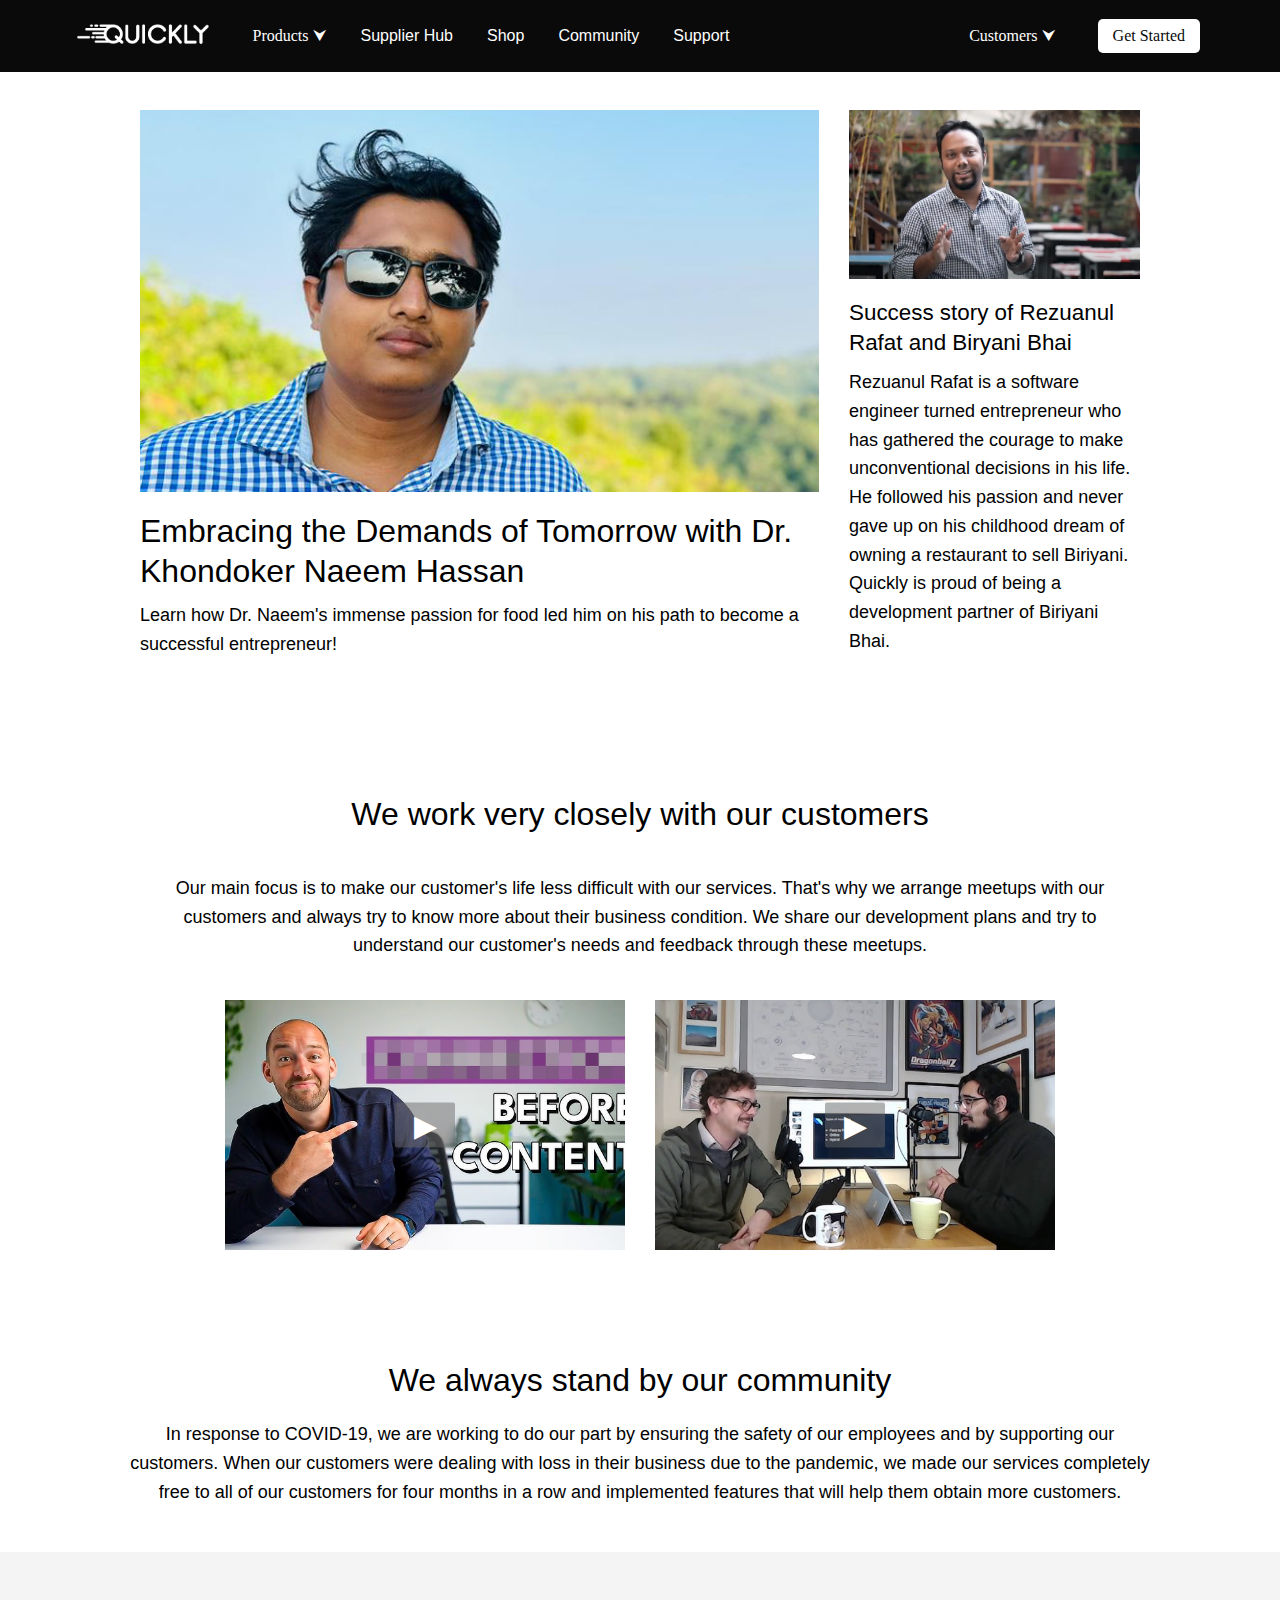
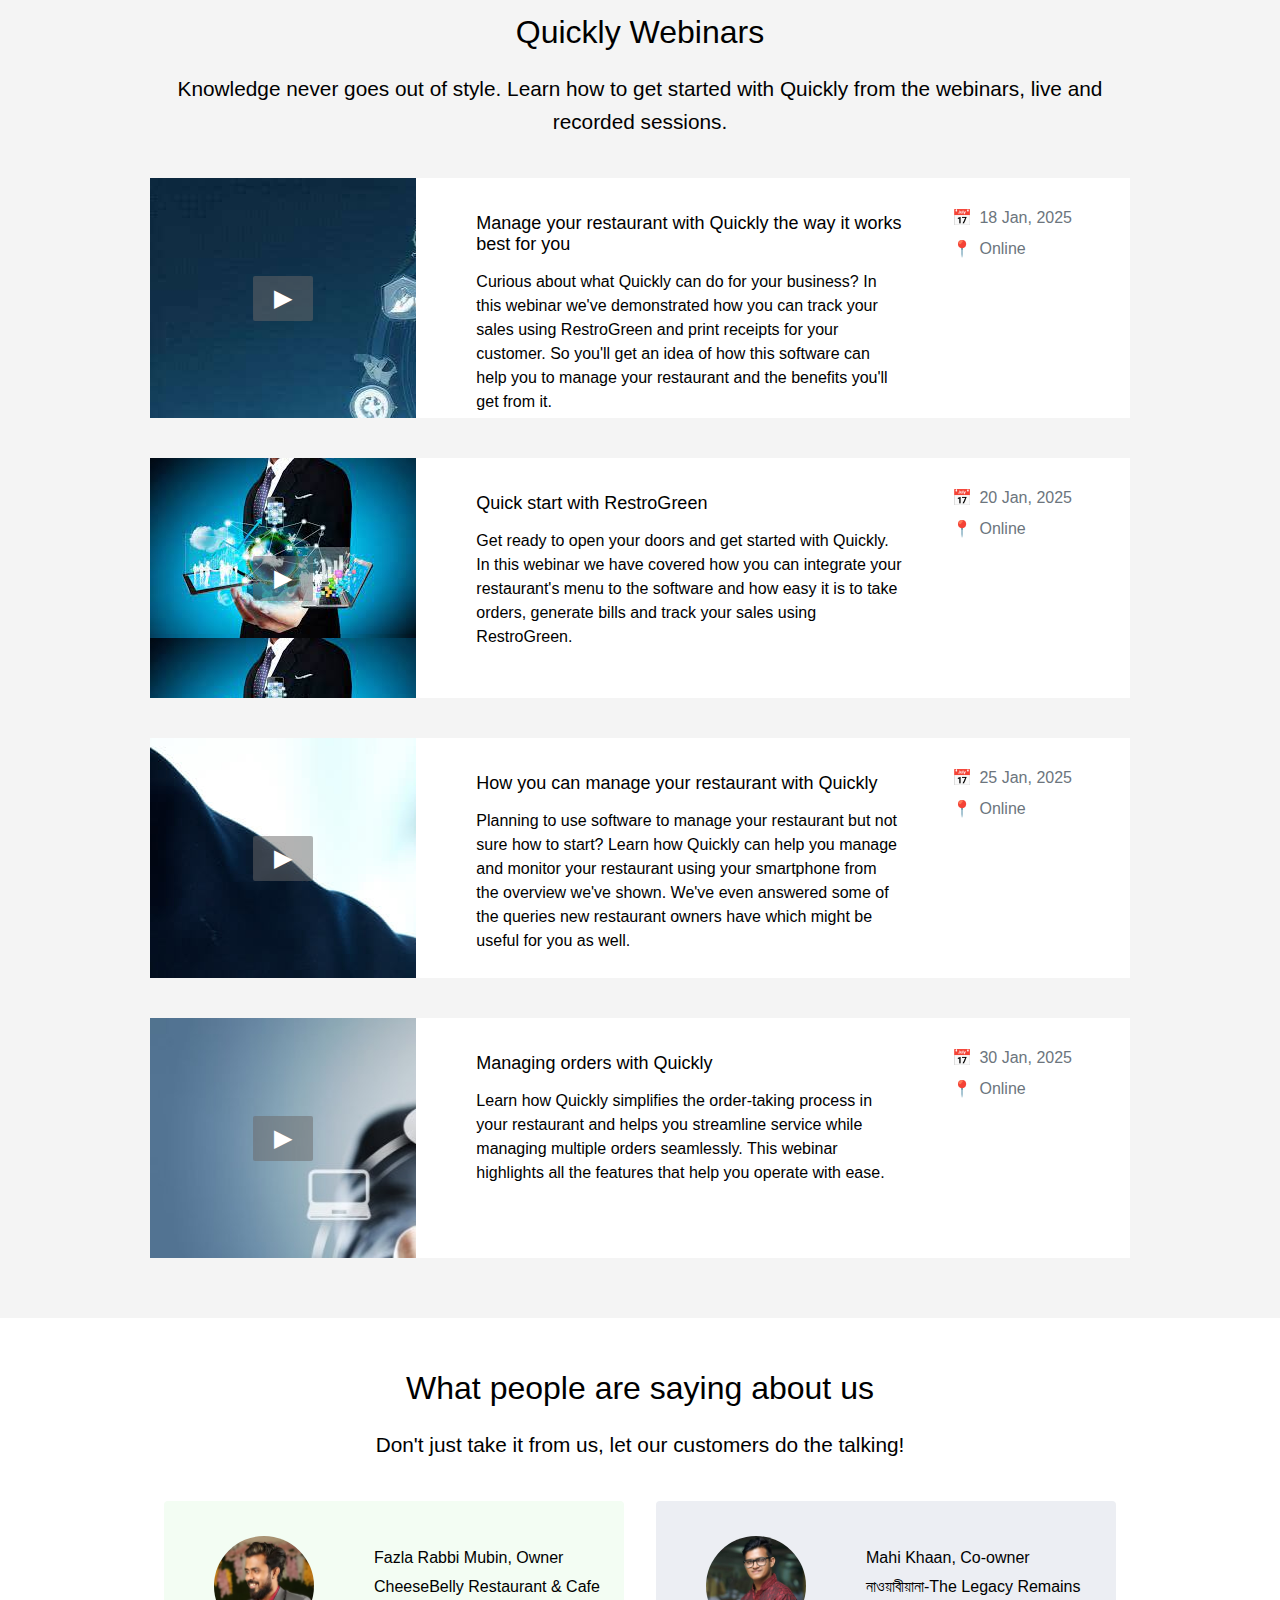
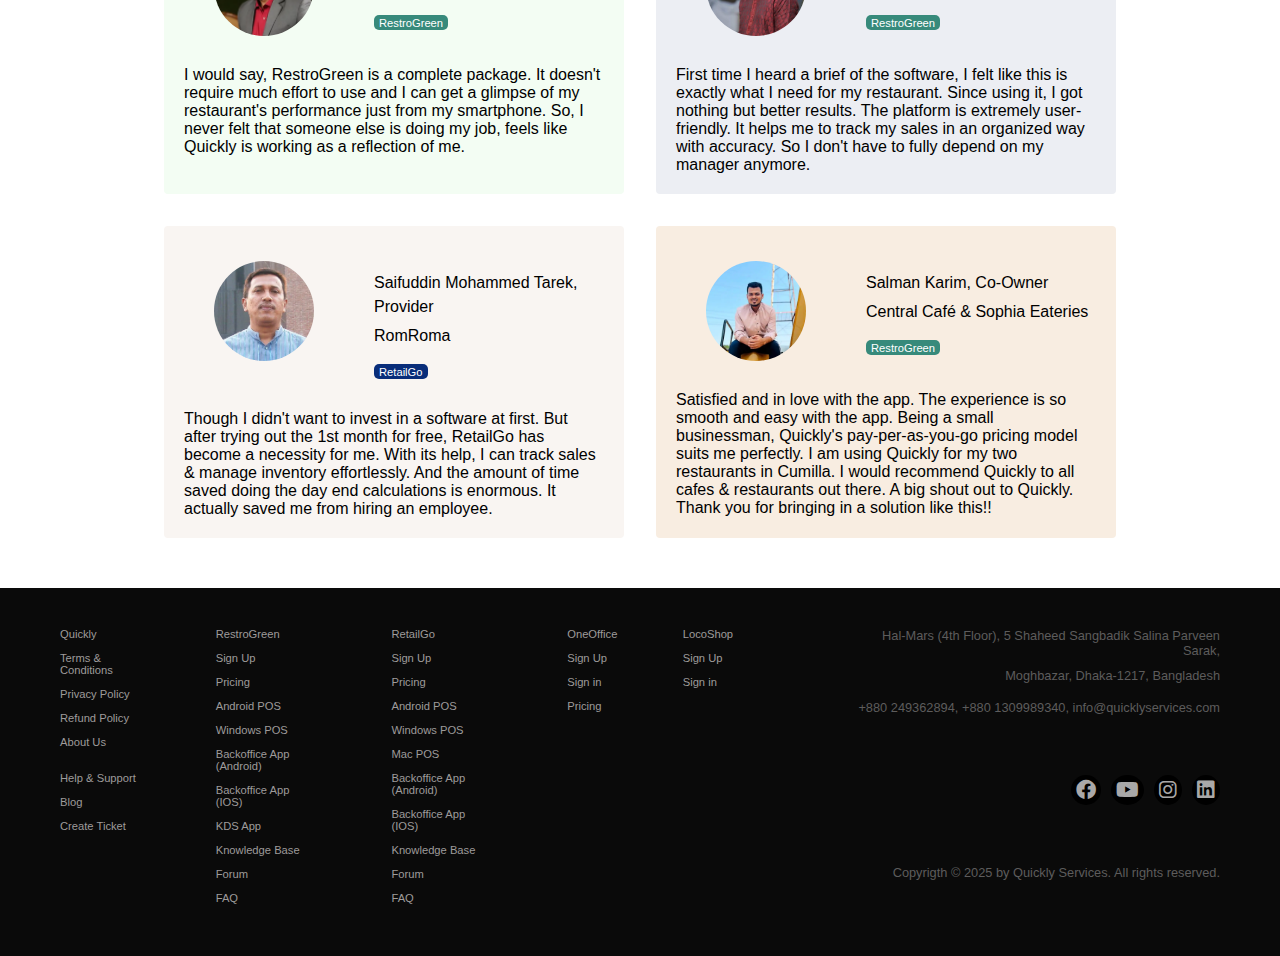
<file: community.html>
<!DOCTYPE html>
<html lang="en">
<head>
    <meta charset="UTF-8">
    <meta name="viewport" content="width=device-width, initial-scale=1.0">
    <title>Quickly Service | Effortless Business Management Software</title>
    <link rel="icon" href="images/quickly-tittle-image.png" type="images/x-icon">
    <link rel="stylesheet" href="style/navbar-style.css">
    <link rel="stylesheet" href="style/footer-style.css">
    <link rel="stylesheet" href="style/community.css">
    <link rel="stylesheet" href="https://cdnjs.cloudflare.com/ajax/libs/font-awesome/6.0.0-beta3/css/all.min.css">
</head>
<body>
    <!-- Navbar -->
    <nav>
        <ul>
            <li><a href="index.html"><img src="images/quickly-logo.png" alt="Quickly Logo"></a></li>
    
            <li class="dropdown">
                <label for="dropdown-products" class="dropdown-btn" style="font-size: 1rem;">Products</label>
                <input type="checkbox" id="dropdown-products" class="dropdown-checkbox">
                <ul class="dropdown-menu">
                    <li>
                        <img src="images/restrogreen.png" alt="">
                        <a href="https://quicklyservices.com/restrogreen">RestroGreen</a>
                    </li>
                    <li>
                        <img src="images/retailgo.png" alt="">
                        <a href="https://quicklyservices.com/retailgo">RetailGo</a>
                    </li>
                    <li>
                        <img src="images/oneoffice.png" alt="">
                        <a href="https://quicklyservices.com/one-office">OneOffice</a>
                    </li>
                    <li>
                        <img src="images/locoshop.png" alt="">
                        <a href="https://quicklyservices.com/locoshop">LocoShop</a>
                    </li>
                </ul>
            </li>
            <li><a href="supplier-hub.html">Supplier Hub</a></li>
            <li><a href="https://shop.quicklyservices.com/QuicklyShop" target="_blank">Shop</a></li>
            <li><a href="community.html">Community</a></li>
            <li><a href="https://support.quicklyservices.com/" target="_blank">Support</a></li>
    
            <div class="right-items">
                <li class="dropdown-1">
                    <label for="dropdown-customers" class="dropdown-btn" style="font-size: 1rem;">Customers</label>
                    <input type="checkbox" id="dropdown-customers" class="dropdown-checkbox">
                    <ul class="dropdown-menu-1">
                        <li><a href="https://restrogreen.quicklyservices.com/account/login" target="_blank">RestroGreen Login</a></li>
                        <li><a href="https://retailgo.quicklyservices.com/account/login" target="_blank">RetailGo Login</a></li>
                        <li><a href="https://oneoffice.quicklyservices.com/login/" target="_blank">OneOffice Login</a></li>
                        <li><a href="https://locoshop.quicklyservices.com/account/login" target="_blank">LocoShop Login</a></li>
                        <li><a href="https://support.quicklyservices.com/login/rom" target="_blank">Create a Support Ticket</a></li>
                    </ul>
                </li>
    
                <li class="dropdown-get-started">
                    <label for="dropdown-get-started" class="dropdown-btn-right aa">Get Started</label>
                    <input type="checkbox" id="dropdown-get-started" class="dropdown-checkbox">
                    <ul class="dropdown-menu-get-started">
                        <li><a href="https://restrogreen.quicklyservices.com/account/signup" target="_blank">RestroGreen</a></li>
                        <li><a href="https://retailgo.quicklyservices.com/account/signup" target="_blank">RetailGo</a></li>
                        <li><a href="https://oneoffice.quicklyservices.com/login/?returnUrl=%2Faccount%2Fregister%2F" target="_blank">OneOffice</a></li>
                        <li><a href="https://locoshop.quicklyservices.com/account/signup" target="_blank">LocoShop</a></li>
                    </ul>
                </li>
            </div>
        </ul>
    </nav>

    <!-- Content Section -->
    <div class="header">
        <section class="section-1">
            <div class="left-content">
                <a href="https://quicklyservices.com/customer-story/fiore">
                    <img src="images/community/fiore-owner.jpg" alt="">
                    <p class="head-p">Embracing the Demands of Tomorrow with Dr. Khondoker Naeem Hassan</p>
                    <p class="body-p">Learn how Dr. Naeem's immense passion for food led him on his path to become a successful entrepreneur!</p>
                </a>
            </div>
            <div class="right-content">
                <a href="https://quicklyservices.com/customer-story/biryani-bhai">
                    <img src="images/community/biryani-bhai-owner.webp" alt="">
                    <p class="right-head-p">Success story of Rezuanul Rafat and Biryani Bhai</p>
                    <p class="body-p">Rezuanul Rafat is a software engineer turned entrepreneur who has gathered the courage to make unconventional decisions in his life. He followed his passion and never gave up on his childhood dream of owning a restaurant to sell Biriyani. Quickly is proud of being a development partner of Biriyani Bhai.</p>
                </a>
            </div>
        </section>

        <section class="section-2">
            <p class="head-p">We work very closely with our customers</p>
            <p class="body-p">
                Our main focus is to make our customer's life less difficult with our services. That's why we arrange meetups 
                with our customers and always try to know more about their business condition. We share our development plans 
                and try to understand our customer's needs and feedback through these meetups.
            </p>
            <div class="video-link">
                <a href="https://youtu.be/qEwhq9UHFAg" target="_blank" class="video" style="background-image: url('images/community/section-2-image-1.jpg');">
                    <div class="youtube-icon">
                        <div class="play-button">&#9654;</div> 
                    </div>
                </a>
                <a href="https://youtu.be/UGtGQCF4SYM" target="_blank" class="video" style="background-image: url('images/community/section-2-image-2.jpg');">
                    <div class="youtube-icon">
                        <div class="play-button">&#9654;</div> 
                    </div>
                </a>
            </div>
        </section>
        

        <div class="section-3">
            <p class="head-p">We always stand by our community</p>
            <p class="body-p">In response to COVID-19, we are working to do our part by ensuring the safety of our employees and by supporting our customers. When our customers were dealing with loss in their business due to the pandemic, we made our services completely free to all of our customers for four months in a row and implemented features that will help them obtain more customers.</p>
        </div>

        <section class="section-4">
            <p class="head-p">Quickly Webinars</p>
            <p class="body-p">Knowledge never goes out of style. Learn how to get started with Quickly from the webinars, live and recorded sessions.</p>
            
            <!-- Box 1 -->
            <div class="box">
                <div class="box-left">
                    <a href="https://youtu.be/0D18dgbdDjA" target="_blank" class="youtube-link" style="background-image: url('images/community/section-4-image-1.jpeg');">
                        <div class="youtube-icon">
                            <div class="play-button">&#9654;</div> 
                        </div>
                    </a>
                </div>

                <div class="box-middle">
                    <p class="b-m-head-p">Manage your restaurant with Quickly the way it works best for you</p>
                    <p class="b-m-body-p">Curious about what Quickly can do for your business? In this webinar we've demonstrated how you can track your sales using RestroGreen and print receipts for your customer. So you'll get an idea of how this software can help you to manage your restaurant and the benefits you'll get from it.</p>
                </div>
                <div class="box-right">
                    <div class="calendar">
                        &#128197;
                        <span>18 Jan, 2025</span>
                    </div>
                    <div class="location">
                        &#x1F4CD; 
                        <span>Online</span>
                    </div>
                </div>
            </div>
        
            <!-- Box 2 -->
            <div class="box">
                <div class="box-left">
                    <a href="https://youtu.be/O8q0mp7Wjso" target="_blank" class="youtube-link" style="background-image: url('images/community/section-4-image-2.jpeg');">
                        <div class="youtube-icon">
                            <div class="play-button">&#9654;</div> 
                        </div>
                    </a>
                </div>
                <div class="box-middle">
                    <p class="b-m-head-p">Quick start with RestroGreen</p>
                    <p class="b-m-body-p">Get ready to open your doors and get started with Quickly. In this webinar we have covered how you can integrate your restaurant's menu to the software and how easy it is to take orders, generate bills and track your sales using RestroGreen.</p>
                </div>
                <div class="box-right">
                    <div class="calendar">
                        &#128197; 
                        <span>20 Jan, 2025</span>
                    </div>
                    <div class="location">
                        &#x1F4CD; 
                        <span>Online</span>
                    </div>
                </div>
            </div>
        
            <!-- Box 3 -->
            <div class="box">
                <div class="box-left">
                    <a href="https://youtu.be/Aey0MMrDRyk" target="_blank" class="youtube-link" style="background-image: url('images/community/section-4-image-3.jpg');">
                        <div class="youtube-icon">
                            <div class="play-button">&#9654;</div> 
                        </div>
                    </a>
                </div>
                <div class="box-middle">
                    <p class="b-m-head-p">How you can manage your restaurant with Quickly</p>
                    <p class="b-m-body-p">Planning to use software to manage your restaurant but not sure how to start? Learn how Quickly can help you manage and monitor your restaurant using your smartphone from the overview we've shown. We've even answered some of the queries new restaurant owners have which might be useful for you as well.</p>
                </div>
                <div class="box-right">
                    <div class="calendar">
                        &#128197; 
                        <span>25 Jan, 2025</span>
                    </div>
                    <div class="location">
                        &#x1F4CD; 
                        <span>Online</span>
                    </div>
                </div>
            </div>
        
            <!-- Box 4 -->
            <div class="box">
                <div class="box-left">
                    <a href="https://youtu.be/p-_JPPKWdP0" target="_blank" class="youtube-link" style="background-image: url('images/community/section-4-image-4.jpeg');">
                        <div class="youtube-icon">
                            <div class="play-button">&#9654;</div>
                        </div>
                    </a>
                </div>
                <div class="box-middle">
                    <p class="b-m-head-p">Managing orders with Quickly</p>
                    <p class="b-m-body-p">Learn how Quickly simplifies the order-taking process in your restaurant and helps you streamline service while managing multiple orders seamlessly. This webinar highlights all the features that help you operate with ease.</p>
                </div>
                <div class="box-right">
                    <div class="calendar">
                        &#128197; 
                        <span>30 Jan, 2025</span>
                    </div>
                    <div class="location">
                        &#x1F4CD; 
                        <span>Online</span>
                    </div>
                </div>
            </div>
        </section> 
        
        <section class="section-5">
            <p class="head-p">What people are saying about us</p>
            <p class="body-p">Don't just take it from us, let our customers do the talking!</p>
    
            <div class="box-container">
                <!-- Box 1 -->
                <div class="box" style="background-color: #f3fdf3;">
                    <div class="box-top">
                        <div class="box-left">
                            <img src="images/community/cheeseBellyOwner.webp" alt="Profile Pic" class="circle-image">
                        </div>
                        <div class="box-middle">
                            <p class="b-m-head-p">Fazla Rabbi Mubin, Owner</p>
                            <p class="b-m-head-p">CheeseBelly Restaurant & Cafe</p>
                            <p class="b-m-highlight-p"><span class="highlight highlight-1">RestroGreen</span></p>
                        </div>
                    </div>
                    <div class="box-bottom">
                        <p class="box-bottom-p">I would say, RestroGreen is a complete package. It doesn't require much effort to use and I can get a glimpse of my restaurant's performance just from my smartphone. So, I never felt that someone else is doing my job, feels like Quickly is working as a reflection of me.</p>
                    </div>
                </div>
    
                <!-- Box 2 -->
                <div class="box" style="background-color: #eceef3;">
                    <div class="box-top">
                        <div class="box-left">
                            <img src="images/community/hungersGarageOwner.jpeg" alt="Profile Pic" class="circle-image">
                        </div>
                        <div class="box-middle">
                            <p class="b-m-head-p">Mahi Khaan, Co-owner</p>
                            <p class="b-m-head-p">নাওয়াবীয়ানা-The Legacy Remains</p>
                            <p class="b-m-highlight-p"><span class="highlight highlight-2">RestroGreen</span></p>
                        </div>
                    </div>
                    <div class="box-bottom">
                        <p class="box-bottom-p">First time I heard a brief of the software, I felt like this is exactly what I need for my restaurant. Since using it, I got nothing but better results. The platform is extremely user-friendly. It helps me to track my sales in an organized way with accuracy. So I don't have to fully depend on my manager anymore.</p>
                    </div>
                </div>
    
                <!-- Box 3 -->
                <div class="box" style="background-color: #f9f5f2;">
                    <div class="box-top">
                        <div class="box-left">
                            <img src="images/community/romromaOwner.webp" alt="Profile Pic" class="circle-image">
                        </div>
                        <div class="box-middle">
                            <p class="b-m-head-p">Saifuddin Mohammed Tarek, Provider</p>
                            <p class="b-m-head-p">RomRoma</p>
                            <p class="b-m-highlight-p"><span class="highlight highlight-3">RetailGo</span></p>
                        </div>
                    </div>
                    <div class="box-bottom">
                        <p class="box-bottom-p">Though I didn't want to invest in a software at first. But after trying out the 1st month for free, RetailGo has become a necessity for me. With its help, I can track sales & manage inventory effortlessly. And the amount of time saved doing the day end calculations is enormous. It actually saved me from hiring an employee.</p>
                    </div>
                </div>
    
                <!-- Box 4 -->
                <div class="box" style="background-color: #f8ede1;">
                    <div class="box-top">
                        <div class="box-left">
                            <img src="images/community/central-cafe-owner.webp" alt="Profile Pic" class="circle-image">
                        </div>
                        <div class="box-middle">
                            <p class="b-m-head-p">Salman Karim, Co-Owner</p>
                            <p class="b-m-head-p">Central Café & Sophia Eateries</p>
                            <p class="b-m-highlight-p"><span class="highlight highlight-4">RestroGreen</span></p>
                        </div>
                    </div>
                    <div class="box-bottom">
                        <p class="box-bottom-p">Satisfied and in love with the app. The experience is so smooth and easy with the app. Being a small businessman, Quickly's pay-per-as-you-go pricing model suits me perfectly. I am using Quickly for my two restaurants in Cumilla. I would recommend Quickly to all cafes & restaurants out there. A big shout out to Quickly. Thank you for bringing in a solution like this!!</p>
                    </div>
                </div>
            </div>
        </section>
    </div>        


    <!-- Footer -->
    <footer>
        <div class="footer-left">
            <div class="footer-column">
                <ul>
                    <li><a href="index.html" target="_blank">Quickly</a></li>
                    <li><a href="https://quicklyservices.com/term-conditions" target="_blank">Terms & Conditions</a></li>
                    <li><a href="https://quicklyservices.com/privacy-policy" target="_blank">Privacy Policy</a></li>
                    <li><a href="https://quicklyservices.com/public/term-conditions#refundPolicies" target="_blank">Refund Policy</a></li>
                    <li><a href="https://quicklyservices.com/public/about-us" target="_blank">About Us</a></li>
                    <br>
                    <li><a href="https://support.quicklyservices.com/" target="_blank">Help & Support</a></li>
                    <li><a href="https://support.quicklyservices.com/article" target="_blank">Blog</a></li>
                    <li><a href="https://support.quicklyservices.com/login/rom" target="_blank">Create Ticket</a></li>
                </ul>
            </div>
            <div class="footer-column">
                <ul>
                    <li><a href="https://quicklyservices.com/restrogreen">RestroGreen</a></li>
                    <li><a href="https://restrogreen.quicklyservices.com/account/signup" target="_blank">Sign Up</a></li>
                    <li><a href="https://quicklyservices.com/restrogreen-pricing-plan">Pricing</a></li>
                    <li><a href="https://play.google.com/store/apps/details?id=com.quicklyservices.restaurants" target="_blank">Android POS</a></li>
                    <li><a href="index.html">Windows POS</a></li>
                    <li><a href="https://play.google.com/store/apps/details?id=com.quicklyservices.restaurants.merchant" target="_blank">Backoffice App (Android)</a></li>
                    <li><a href="https://apps.apple.com/us/app/restrogreen-backoffice/id1549544537" target="_blank">Backoffice App (IOS)</a></li>
                    <li><a href="https://play.google.com/store/apps/details?id=com.quicklyservices.restaurant.quickly_kds" target="_blank">KDS App</a></li>
                    <li><a href="https://support.quicklyservices.com/restaurant-instructions#start-one" target="_blank">Knowledge Base</a></li>
                    <li><a href="https://support.quicklyservices.com/quickly-restaurant/posts" target="_blank">Forum</a></li>
                    <li><a href="https://support.quicklyservices.com/faq-restaurant" target="_blank">FAQ</a></li>
                </ul>
            </div>
            <div class="footer-column">
                <ul>
                    <li><a href="https://quicklyservices.com/retailgo">RetailGo</a></li>
                    <li><a href="https://retailgo.quicklyservices.com/account/signup" target="_blank">Sign Up</a></li>
                    <li><a href="https://quicklyservices.com/retailgo-pricing-plan">Pricing</a></li>
                    <li><a href="https://play.google.com/store/apps/details?id=com.quicklyservices.retail" target="_blank">Android POS</a></li>
                    <li><a href="index.html">Windows POS</a></li>
                    <li><a href="index.html">Mac POS</a></li>
                    <li><a href="https://play.google.com/store/apps/details?id=com.quicklyservices.retail.merchant&hl=en_US" target="_blank">Backoffice App (Android)</a></li>
                    <li><a href="https://apps.apple.com/us/app/retailgo-backoffice/id6477159032" target="_blank">Backoffice App (IOS)</a></li>
                    <li><a href="https://support.quicklyservices.com/retail-instructions#start-one" target="_blank">Knowledge Base</a></li>
                    <li><a href="https://support.quicklyservices.com/quickly-retail/posts" target="_blank">Forum</a></li>
                    <li><a href="https://support.quicklyservices.com/faq-retail" target="_blank">FAQ</a></li>
                </ul>
            </div>
            <div class="footer-column">
                <ul>
                    <li><a href="https://quicklyservices.com/one-office">OneOffice</a></li>
                    <li><a href="https://oneoffice.quicklyservices.com/register/" target="_blank">Sign Up</a></li>
                    <li><a href="https://oneoffice.quicklyservices.com/login/">Sign in</a></li>
                    <li><a href="https://quicklyservices.com/oneoffice-pricing-plan">Pricing</a></li>
                </ul>
            </div>
            <div class="footer-column">
                <ul>
                    <li><a href="https://quicklyservices.com/locoshop">LocoShop</a></li>
                    <li><a href="https://locoshop.quicklyservices.com/account/signup" target="_blank">Sign Up</a></li>
                    <li><a href="https://oneoffice.quicklyservices.com/login/?returnUrl=%2Faccount%2Flogin%2F">Sign in</a></li>
                </ul>
            </div>
        </div>
     
        <div class="footer-right">
            <p class="first">Hal-Mars (4th Floor), 5 Shaheed Sangbadik Salina Parveen Sarak,</p>
            <p class="first">Moghbazar, Dhaka-1217, Bangladesh</p>
            <p class="third">+880 249362894, +880 1309989340, info@quicklyservices.com</p>
            
            <div class="social-icons">
                <a href="https://www.facebook.com/quicklyofficial" class="fab fa-facebook"></a>
                <a href="https://www.youtube.com/channel/UCBfhHHQvTlxlnyYfNyz9JjQ?view_as=subscriber" class="fab fa-youtube"></a>
                <a href="https://www.instagram.com/quicklyservices/" class="fab fa-instagram"></a>
                <a href="https://www.linkedin.com/company/quicklyofficial" class="fab fa-linkedin"></a>
            </div>

            <p>Copyrigth &copy; 2025 by Quickly Services. All rights reserved.</p>
        </div>
    </footer>
</body>
</html>
</file>
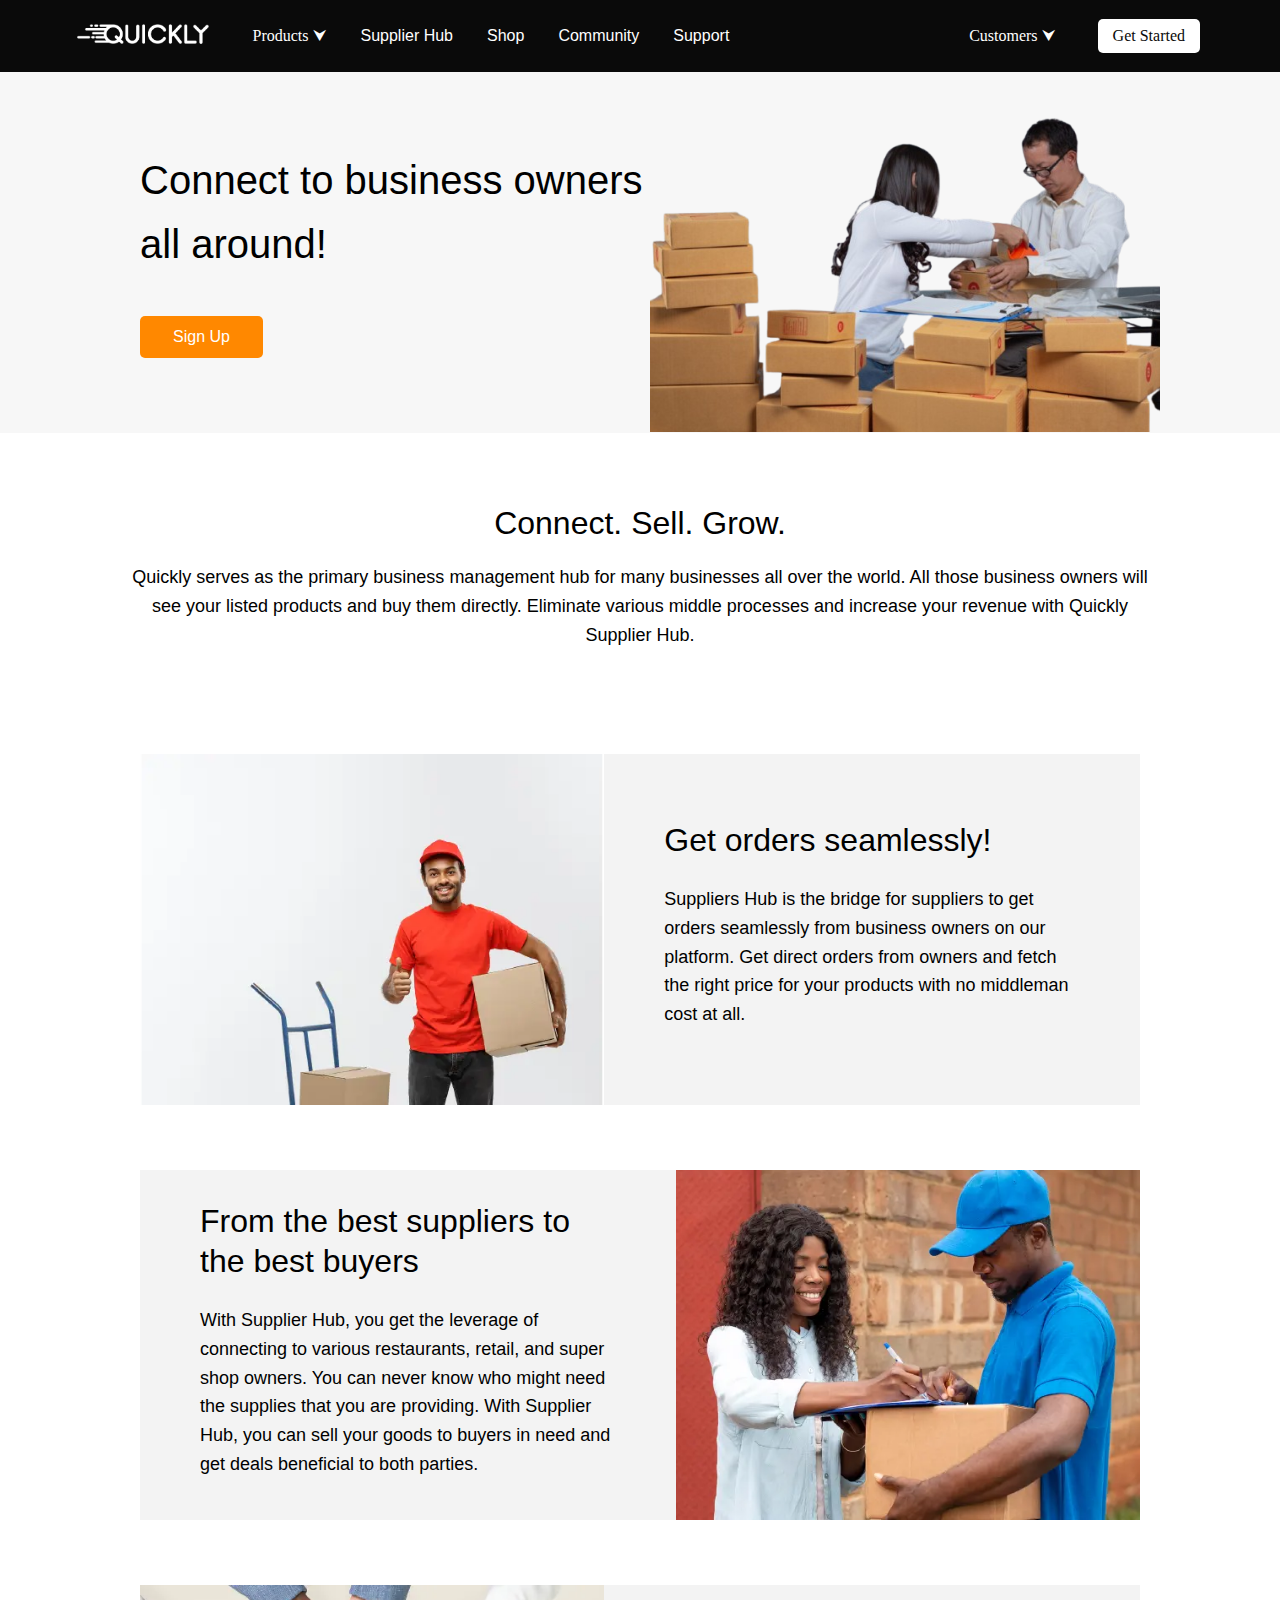
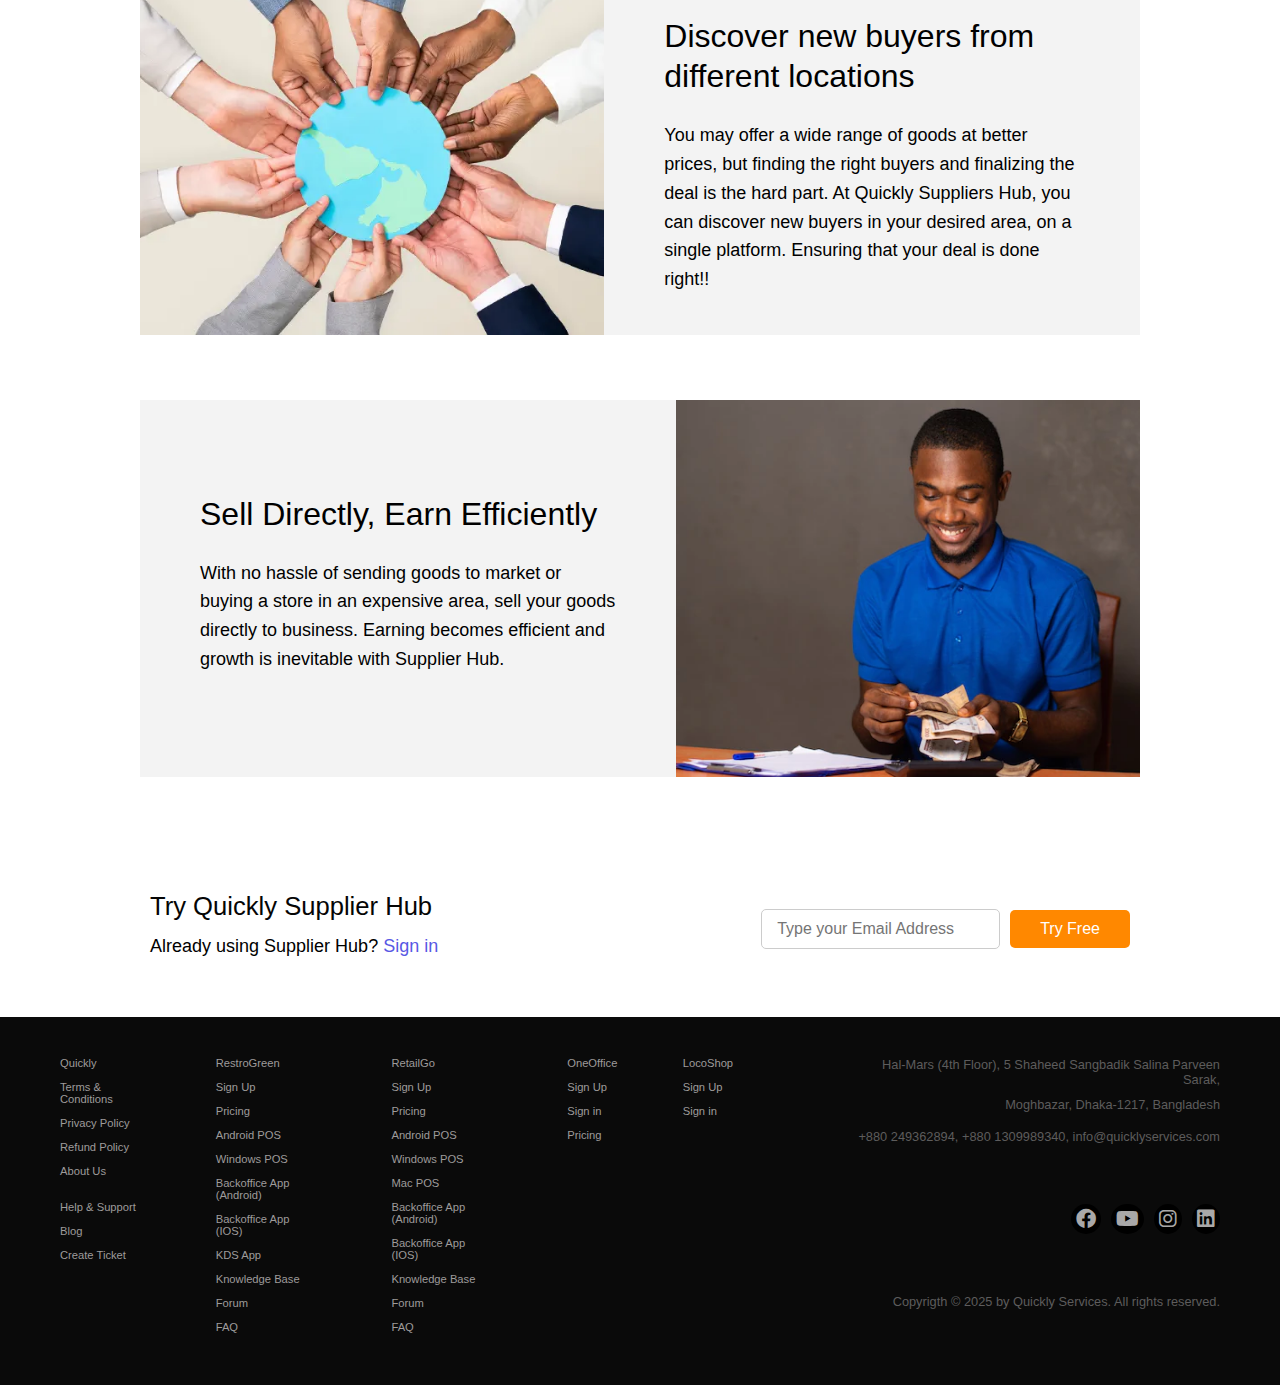
<file: supplier-hub.html>
<!DOCTYPE html>
<html lang="en">
<head>
    <meta charset="UTF-8">
    <meta name="viewport" content="width=device-width, initial-scale=1.0">
    <title>Quickly Service | Effortless Business Management Software</title>
    <link rel="icon" href="images/quickly-tittle-image.png" type="images/x-icon">
    <link rel="stylesheet" href="style/navbar-style.css">
    <link rel="stylesheet" href="style/footer-style.css">
    <link rel="stylesheet" href="style/suplier-hub.css">
    <link rel="stylesheet" href="https://cdnjs.cloudflare.com/ajax/libs/font-awesome/6.0.0-beta3/css/all.min.css">
</head>
<body>
    <!-- Navbar -->
    <!-- Navbar -->
    <nav>
        <ul>
            <li><a href="index.html"><img src="images/quickly-logo.png" alt="Quickly Logo"></a></li>
    
            <li class="dropdown">
                <label for="dropdown-products" class="dropdown-btn" style="font-size: 1rem;">Products</label>
                <input type="checkbox" id="dropdown-products" class="dropdown-checkbox">
                <ul class="dropdown-menu">
                    <li>
                        <img src="images/restrogreen.png" alt="">
                        <a href="https://quicklyservices.com/restrogreen">RestroGreen</a>
                    </li>
                    <li>
                        <img src="images/retailgo.png" alt="">
                        <a href="https://quicklyservices.com/retailgo">RetailGo</a>
                    </li>
                    <li>
                        <img src="images/oneoffice.png" alt="">
                        <a href="https://quicklyservices.com/one-office">OneOffice</a>
                    </li>
                    <li>
                        <img src="images/locoshop.png" alt="">
                        <a href="https://quicklyservices.com/locoshop">LocoShop</a>
                    </li>
                </ul>
            </li>
            <li><a href="supplier-hub.html">Supplier Hub</a></li>
            <li><a href="https://shop.quicklyservices.com/QuicklyShop" target="_blank">Shop</a></li>
            <li><a href="community.html">Community</a></li>
            <li><a href="https://support.quicklyservices.com/" target="_blank">Support</a></li>
    
            <div class="right-items">
                <li class="dropdown-1">
                    <label for="dropdown-customers" class="dropdown-btn" style="font-size: 1rem;">Customers</label>
                    <input type="checkbox" id="dropdown-customers" class="dropdown-checkbox">
                    <ul class="dropdown-menu-1">
                        <li><a href="https://restrogreen.quicklyservices.com/account/login" target="_blank">RestroGreen Login</a></li>
                        <li><a href="https://retailgo.quicklyservices.com/account/login" target="_blank">RetailGo Login</a></li>
                        <li><a href="https://oneoffice.quicklyservices.com/login/" target="_blank">OneOffice Login</a></li>
                        <li><a href="https://locoshop.quicklyservices.com/account/login" target="_blank">LocoShop Login</a></li>
                        <li><a href="https://support.quicklyservices.com/login/rom" target="_blank">Create a Support Ticket</a></li>
                    </ul>
                </li>
    
                <li class="dropdown-get-started">
                    <label for="dropdown-get-started" class="dropdown-btn-right aa">Get Started</label>
                    <input type="checkbox" id="dropdown-get-started" class="dropdown-checkbox">
                    <ul class="dropdown-menu-get-started">
                        <li><a href="https://restrogreen.quicklyservices.com/account/signup" target="_blank">RestroGreen</a></li>
                        <li><a href="https://retailgo.quicklyservices.com/account/signup" target="_blank">RetailGo</a></li>
                        <li><a href="https://oneoffice.quicklyservices.com/login/?returnUrl=%2Faccount%2Fregister%2F" target="_blank">OneOffice</a></li>
                        <li><a href="https://locoshop.quicklyservices.com/account/signup" target="_blank">LocoShop</a></li>
                    </ul>
                </li>
            </div>
        </ul>
    </nav>
    

    <!-- Content Section -->
    <div class="header">
        <section class="section-1">
            <div class="tex-signup-content">
                <div class="text-container">
                    <p>Connect to business owners
                        <br>all around!
                    </p>
                </div>
                <div class="signup-container">
                    <a href="https://hub.quicklyservices.com/supplier/signup">Sign Up</a>
                </div>
            </div>
            <div class="image-container">
                <img src="images/supplier Hub/supplier.png" alt="">
            </div>
        </section>

        <section class="section-2">
            <p class="head-p">Connect. Sell. Grow.</p>
            <p class="body-p">Quickly serves as the primary business management hub for many businesses all over the world. All those business owners will see your listed products and buy them directly. Eliminate various middle processes and increase your revenue with Quickly Supplier Hub.</p>
        </section>

        <section class="section-3">
            <div class="image-container">
                <img src="images/supplier Hub/get-orders-seamlessly.webp" alt="">
            </div>
            <div class="text-container">
                <p class="head-p">Get orders seamlessly!</p>
                <p class="body-p">Suppliers Hub is the bridge for suppliers to get orders seamlessly from business owners on our platform. Get direct orders from owners and fetch the right price for your products with no middleman cost at all.</p>
            </div>
        </section>
        
        <section class="section-4">
            <div class="text-container">
                <p class="head-p">From the best suppliers to the best buyers</p>
                <p class="body-p">With Supplier Hub, you get the leverage of connecting to various restaurants, retail, and super shop owners. You can never know who might need the supplies that you are providing. With Supplier Hub, you can sell your goods to buyers in need and get deals beneficial to both parties.</p>
            </div>
            <div class="image-container">
                <img src="images/supplier Hub/best-suppliers-to-buyers.webp" alt="">
            </div>
        </section>
        
        <section class="section-5">
            <div class="image-container">
                <img src="images/supplier Hub/discover-buyers.webp" alt="">
            </div>
            <div class="text-container">
                <p class="head-p">Discover new buyers from different locations</p>
                <p class="body-p">You may offer a wide range of goods at better prices, but finding the right buyers and finalizing the deal is the hard part. At Quickly Suppliers Hub, you can discover new buyers in your desired area, on a single platform. Ensuring that your deal is done right!!</p>
            </div>
        </section>
        
        <section class="section-6">
            <div class="text-container">
                <p class="head-p">Sell Directly, Earn Efficiently</p>
                <p class="body-p">With no hassle of sending goods to market or buying a store in an expensive area, sell your goods directly to business. Earning becomes efficient and growth is inevitable with Supplier Hub.</p>
            </div>
            <div class="image-container">
                <img src="images/supplier Hub/sell-directly.png" alt="">
            </div>
        </section>


        <section class="section-7">
            <div class="text-signin-container">
                <p class="head-p">Try Quickly Supplier Hub</p>
                <p class="body-p">Already using Supplier Hub? <a href="https://hub.quicklyservices.com/supplier/login">Sign in</a></p>
            </div>
            <div class="email-container">
                <form>
                    <input type="email" placeholder="Type your Email Address" />
                    <a href="">Try Free</a>
                </form>
            </div>
        </section>        
    </div>


    <!-- Footer -->
    <footer>
        <div class="footer-left">
            <div class="footer-column">
                <ul>
                    <li><a href="index.html" target="_blank">Quickly</a></li>
                    <li><a href="https://quicklyservices.com/term-conditions" target="_blank">Terms & Conditions</a></li>
                    <li><a href="https://quicklyservices.com/privacy-policy" target="_blank">Privacy Policy</a></li>
                    <li><a href="https://quicklyservices.com/public/term-conditions#refundPolicies" target="_blank">Refund Policy</a></li>
                    <li><a href="https://quicklyservices.com/public/about-us" target="_blank">About Us</a></li>
                    <br>
                    <li><a href="https://support.quicklyservices.com/" target="_blank">Help & Support</a></li>
                    <li><a href="https://support.quicklyservices.com/article" target="_blank">Blog</a></li>
                    <li><a href="https://support.quicklyservices.com/login/rom" target="_blank">Create Ticket</a></li>
                </ul>
            </div>
            <div class="footer-column">
                <ul>
                    <li><a href="https://quicklyservices.com/restrogreen">RestroGreen</a></li>
                    <li><a href="https://restrogreen.quicklyservices.com/account/signup" target="_blank">Sign Up</a></li>
                    <li><a href="https://quicklyservices.com/restrogreen-pricing-plan">Pricing</a></li>
                    <li><a href="https://play.google.com/store/apps/details?id=com.quicklyservices.restaurants" target="_blank">Android POS</a></li>
                    <li><a href="index.html">Windows POS</a></li>
                    <li><a href="https://play.google.com/store/apps/details?id=com.quicklyservices.restaurants.merchant" target="_blank">Backoffice App (Android)</a></li>
                    <li><a href="https://apps.apple.com/us/app/restrogreen-backoffice/id1549544537" target="_blank">Backoffice App (IOS)</a></li>
                    <li><a href="https://play.google.com/store/apps/details?id=com.quicklyservices.restaurant.quickly_kds" target="_blank">KDS App</a></li>
                    <li><a href="https://support.quicklyservices.com/restaurant-instructions#start-one" target="_blank">Knowledge Base</a></li>
                    <li><a href="https://support.quicklyservices.com/quickly-restaurant/posts" target="_blank">Forum</a></li>
                    <li><a href="https://support.quicklyservices.com/faq-restaurant" target="_blank">FAQ</a></li>
                </ul>
            </div>
            <div class="footer-column">
                <ul>
                    <li><a href="https://quicklyservices.com/retailgo">RetailGo</a></li>
                    <li><a href="https://retailgo.quicklyservices.com/account/signup" target="_blank">Sign Up</a></li>
                    <li><a href="https://quicklyservices.com/retailgo-pricing-plan">Pricing</a></li>
                    <li><a href="https://play.google.com/store/apps/details?id=com.quicklyservices.retail" target="_blank">Android POS</a></li>
                    <li><a href="index.html">Windows POS</a></li>
                    <li><a href="index.html">Mac POS</a></li>
                    <li><a href="https://play.google.com/store/apps/details?id=com.quicklyservices.retail.merchant&hl=en_US" target="_blank">Backoffice App (Android)</a></li>
                    <li><a href="https://apps.apple.com/us/app/retailgo-backoffice/id6477159032" target="_blank">Backoffice App (IOS)</a></li>
                    <li><a href="https://support.quicklyservices.com/retail-instructions#start-one" target="_blank">Knowledge Base</a></li>
                    <li><a href="https://support.quicklyservices.com/quickly-retail/posts" target="_blank">Forum</a></li>
                    <li><a href="https://support.quicklyservices.com/faq-retail" target="_blank">FAQ</a></li>
                </ul>
            </div>
            <div class="footer-column">
                <ul>
                    <li><a href="https://quicklyservices.com/one-office">OneOffice</a></li>
                    <li><a href="https://oneoffice.quicklyservices.com/register/" target="_blank">Sign Up</a></li>
                    <li><a href="https://oneoffice.quicklyservices.com/login/">Sign in</a></li>
                    <li><a href="https://quicklyservices.com/oneoffice-pricing-plan">Pricing</a></li>
                </ul>
            </div>
            <div class="footer-column">
                <ul>
                    <li><a href="https://quicklyservices.com/locoshop">LocoShop</a></li>
                    <li><a href="https://locoshop.quicklyservices.com/account/signup" target="_blank">Sign Up</a></li>
                    <li><a href="https://oneoffice.quicklyservices.com/login/?returnUrl=%2Faccount%2Flogin%2F">Sign in</a></li>
                </ul>
            </div>
        </div>
     
        <div class="footer-right">
            <p class="first">Hal-Mars (4th Floor), 5 Shaheed Sangbadik Salina Parveen Sarak,</p>
            <p class="first">Moghbazar, Dhaka-1217, Bangladesh</p>
            <p class="third">+880 249362894, +880 1309989340, info@quicklyservices.com</p>
            
            <div class="social-icons">
                <a href="https://www.facebook.com/quicklyofficial" class="fab fa-facebook"></a>
                <a href="https://www.youtube.com/channel/UCBfhHHQvTlxlnyYfNyz9JjQ?view_as=subscriber" class="fab fa-youtube"></a>
                <a href="https://www.instagram.com/quicklyservices/" class="fab fa-instagram"></a>
                <a href="https://www.linkedin.com/company/quicklyofficial" class="fab fa-linkedin"></a>
            </div>

            <p>Copyrigth &copy; 2025 by Quickly Services. All rights reserved.</p>
        </div>
    </footer>
</body>
</html>
</file>
<file: style/footer-style.css>
/* Footer Styling */
footer {
    display: flex;
    justify-content: space-between;
    padding: 40px 20px;
    background-color: #0a0a0a;
    color: rgb(145, 141, 141);
    font-family:'Segoe UI', Tahoma, Geneva, Verdana, sans-serif;
    font-weight: 100;
}

.footer-left {
    display: flex;
    justify-content: space-between;
    width: 54%;
    font-size: .7rem;
    font-weight: 300 !important;
    margin-left: 40px;
}

.footer-column {
    flex-shrink: 0;
}

.footer-column:nth-child(1) {
    width: 12%;
}

.footer-column:nth-child(2) {
    width: 15%;
}

.footer-column:nth-child(3) {
    width: 15%;
}

.footer-column:nth-child(4) {
    width: 6%;
}

.footer-column:nth-child(5) {
    width: 7%;
}

.footer-column ul {
    list-style: none;
    padding: 0;
}

.footer-column ul li {
    margin-bottom: 12px;
}

.footer-column ul li a {
    color: rgb(158, 155, 155);
    text-decoration: none;
}

.footer-column ul li a:hover {
    color: white;
}

.footer-right {
    width: 30%;
    text-align: right;
    font-size: .8rem;
    font-weight: 300 !important;
    color: rgb(93, 92, 92);
    margin-right: 40px;
}

.footer-right .first {
    margin-bottom: 10px;
}
.footer-right .third {
    margin-top: 17px;
}

.footer-right .social-icons {
    display: flex;
    justify-content: flex-end;
    gap: 10px;
    margin: 60px 0;
}

.footer-right .social-icons a {
    color: #a9a8a8;
    font-size: 20px;
    background-color: #000; 
    padding: 5px;
    border-radius: 50%;
    margin-top: 30px 0;
    text-decoration: none;
}
</file>
<file: style/community.css>
*{
    margin: 0;
    padding: 0;
    box-sizing: border-box;
}

body{
    margin-top: 72px;
}

/* Section-1 styling */
.section-1 {
    display: flex;
    justify-content: space-between;
    gap: 30px;
    margin: 80px 120px 50px;
    padding: 20px;
    max-width: calc(100% - 160px); 
}

.section-1 > .left-content, 
.section-1 > .right-content {
    flex: 1;
    display: flex;
    flex-direction: column;
    overflow: hidden;
    position: relative;
}

.section-1 > .left-content {
    flex: 7; 
}

.section-1 > .right-content {
    flex: 3; 
}

.section-1 img {
    width: 100%;
    height: auto;
    object-fit: cover;
}

.section-1 a {
    text-decoration: none;
    color: inherit;
    text-align: left;
    display: block;
    padding-top: 10px; 
    padding-bottom: 20px;
    background-color: transparent;
}

.section-1 .head-p {
    font-size: 2rem;
    margin: 15px 0 10px;
    color: black;
    font-weight: 300;
    line-height: 40px;
    font-family:'Segoe UI', Tahoma, Geneva, Verdana, sans-serif;
}
.section-1 .right-head-p {
    font-size: 1.4rem;
    margin: 15px 0 10px;
    color: black;
    font-weight: 300;
    line-height: 30px;
    font-family:'Segoe UI', Tahoma, Geneva, Verdana, sans-serif;
}

.section-1 .body-p {
    font-size: 1.125rem;
    line-height: 1.6;
    font-weight: 300 !important;
    color: black;
    margin-bottom: 15px;
    font-family:'Segoe UI', Tahoma, Geneva, Verdana, sans-serif;
}

.section-1 > .left-content:hover img,
.section-1 > .right-content:hover img {
    filter: brightness(1.1); 
    transition: filter 0.3s ease; 
}


/* Section-2 styling */
.section-2 {
    margin: 60px 65px;
    padding: 20px 80px;
    text-align: center;
}

.section-2 .head-p {
    font-size: 2rem;
    font-weight: 300;
    font-family: 'Segoe UI', Tahoma, Geneva, Verdana, sans-serif;
    line-height: 40px;
    margin-bottom: 40px;
    color: #000;
}

.section-2 .body-p {
    font-size: 1.125rem;
    line-height: 1.6;
    font-weight: 300 !important;
    font-family: 'Segoe UI', Tahoma, Geneva, Verdana, sans-serif;
    margin-bottom: 40px;
    color: #000;
    max-width: 100%;
}

.section-2 .video-link {
    display: flex;
    justify-content: center;
    gap: 30px;
    flex-wrap: wrap;
}

.section-2 .video {
    position: relative;
    width: 400px;
    height: 250px;
    overflow: hidden;
    background-size: cover;
    background-position: center;
    /* border-radius: 10px; */
}

.section-2 .youtube-icon {
    position: absolute;
    top: 50%;
    left: 50%;
    transform: translate(-50%, -50%);
    width: 60px; 
    height: 45px; 
    background-color: rgba(105, 103, 103, 0.5); 
    border-radius: 2px; 
    display: flex;
    justify-content: center;
    align-items: center;
    cursor: pointer; 
    z-index: 2; 
}

.section-2 .play-button {
    font-size: 30px; 
    color: #fff; 
}



/* Section-3 styling */
.section-3 {
    margin: 5px 110px; 
    text-align: center; 
    padding: 30px 20px;
    color: #000;
}

.section-3 .head-p {
    font-size: 2rem;
    font-family:'Segoe UI', Tahoma, Geneva, Verdana, sans-serif;
    line-height: 40px;
    margin-bottom: 20px;
    font-weight: 300;
}

.section-3 .body-p {
    font-size: 1.125rem;
    line-height: 1.6;
    font-family: 'Segoe UI', Tahoma, Geneva, Verdana, sans-serif;
    font-weight: 300 !important;
    margin: 10px auto;
    max-width: 1200px; 
}

/* Section-4 styling */
.section-4 {
    margin: 0;
    padding: 20px 150px;
    background-color: #f4f4f4; 
    width: 100%;
}

.section-4 .head-p {
    font-size: 2rem;
    margin-bottom: 20px;
    margin-top: 40px;
    font-family: 'Segoe UI', Tahoma, Geneva, Verdana, sans-serif;
    line-height: 40px;
    color: #000;
    text-align: center;
    font-weight: 300;
}

.section-4 .body-p {
    font-size: 1.3rem;
    font-weight: 300 !important;
    font-family: 'Segoe UI', Tahoma, Geneva, Verdana, sans-serif;
    line-height: 1.6;
    margin-bottom: 40px;
    color: #000;
    text-align: center;
}

.section-4 .box {
    display: flex;
    justify-content: space-between;
    gap: 20px;
    margin-bottom: 40px;
    background-color: #fff;
    height: 240px;
}

.section-4 .box-left {
    flex: 1.5; 
    display: flex;
    position: relative;
    width: 100%; 
    height: 100%; 
    box-sizing: border-box;
    background-size: cover; 
    background-position: center; 
    background-repeat: no-repeat;
}

.section-4 .box-left .youtube-link {
    display: flex;
    justify-content: center;
    align-items: center;
    width: 100%;
    height: 100%;
    padding: 0;
    text-decoration: none;
}

.section-4 .box-left .youtube-icon {
    width: 60px; 
    height: 45px;
    background-color: rgba(105, 103, 103, 0.5); 
    border-radius: 2px;
    display: flex;
    justify-content: center;
    align-items: center;
}

.section-4 .box-left .play-button {
    font-size: 24px;
    color: #fff; 
}

.section-4 .box-middle {
    flex: 2.4;
    text-align: left;
    padding-left: 40px;
    padding-top: 20px;
}

.section-4 .box-middle .b-m-head-p {
    margin: 15px 0;
    font-weight: 300 !important;
    font-size: 1.125rem;
    font-family: 'Segoe UI', Tahoma, Geneva, Verdana, sans-serif;
    
}

.section-4 .box-middle .b-m-body-p {
    line-height: 1.5;
    font-family: 'Segoe UI', Tahoma, Geneva, Verdana, sans-serif;
    font-size: 1rem;
    font-weight: 300 !important;
}

.section-4 .box-right {
    flex: 1;
    text-align: left;
    padding-left: 30px;
    padding-top: 30px;
    gap: 20px;
}

.section-4 .box-right .calendar,
.section-4 .box-right .location {
    display: flex;
    align-items: center; 
    gap: 7px; 
    font-size: 1rem; 
    font-weight: 300 !important;
    font-family: 'Segoe UI', Tahoma, Geneva, Verdana, sans-serif;
    color:  #6c757d; 
}

.section-4 .box-right .calendar{
    margin-bottom: 12px;
}

/* Section-5 styling */
.section-5 {
    text-align: center;
    padding: 50px 0;
    margin-left: 140px;
    margin-right: 140px;
}

.section-5 .head-p {
    font-size: 2rem;
    margin-bottom: 20px;
    font-family: 'Segoe UI', Tahoma, Geneva, Verdana, sans-serif;
    font-weight: 300;
    line-height: 40px;
    color: #000;
}

.section-5 .body-p {
    font-size: 1.3rem;
    line-height: 1.6;
    font-family: 'Segoe UI', Tahoma, Geneva, Verdana, sans-serif;
    font-weight: 300 !important;
    margin-bottom: 40px;
    color: black;
}

.section-5 .box-container {
    display: flex;
    flex-wrap: wrap;
    gap: 32px;
    justify-content: center;
}

.section-5 .box {
    display: flex;
    flex-direction: column;
    flex: 0 1 calc(50% - 40px); 
    padding: 20px;
    border-radius: 4px;
    background-color: #f8f9fa;
}

.section-5 .box-top {
    display: flex;
    align-items: flex-start;
    margin-bottom: 15px;
}

.section-5 .box-left {
    flex: 0 0 100px; 
    display: flex;
    justify-content: center;
    align-items: flex-start; 
    margin-left: 30px; 
    margin-top: 15px; 
}

.section-5 .circle-image {
    width: 100px;
    height: 100px; 
    border-radius: 50%;
    object-fit: cover;
}

.section-5 .box-middle {
    flex: 1;
    margin-left: 60px; 
    margin-top: 20px;
    text-align: left;
}

.section-5 .box-middle .b-m-head-p {
    margin: 5px 0;
    font-size: 1rem;
    line-height: 1.5;
    font-family: 'Segoe UI', Tahoma, Geneva, Verdana, sans-serif;
    font-weight: 300 !important;
    gap: 10px;
}

.section-5 .box-middle .b-m-body-p {
    margin: 5px 0;
    line-height: 1.5;
    font-size: .9rem;
    font-family: 'Segoe UI', Tahoma, Geneva, Verdana, sans-serif;
    font-weight: 300;
    gap: 10px;
}

.section-5 .box-middle .b-m-highlight-p {
    margin-top: 15px;
    line-height: 1.5;
    font-size: .7rem;
    font-family: 'Segoe UI', Tahoma, Geneva, Verdana, sans-serif;
    font-weight: 300;
    gap: 10px;
}

.section-5 .box-middle .highlight {
    padding: 1.5px 5px;
    border-radius: 5px;
    color: white;
}
.section-5 .box-middle .highlight-1{
    background-color:rgb(55, 138, 123);
}

.section-5 .box-middle .highlight-2{
    background-color:rgb(55, 138, 123);
}

.section-5 .box-middle .highlight-3{
    background-color:rgb(9, 45, 122);
}

.section-5 .box-middle .highlight-4{
    background-color:rgb(55, 138, 123);
}

.section-5 .box-bottom .box-bottom-p {
    text-align: left;
    margin-top: 15px;
    font-size: 1rem;
    font-weight: 300 !important;
    font-family: 'Segoe UI', Tahoma, Geneva, Verdana, sans-serif;
}


/* Responsive Media Queries */
@media (max-width: 1200px) {
    .section-1 {
        margin: 40px 40px;
    }
    .section-1 > .left-content, .section-1 > .right-content {
        flex: 1;
    }
    .section-2 {
        margin: 40px 40px;
        padding: 20px 40px;
    }
    .section-3 {
        margin: 5px 40px;
    }
    .section-4 {
        padding: 20px 80px;
    }
    .section-4 .box {
        flex-direction: column;
    }
    .section-5 {
        margin-left: 40px;
        margin-right: 40px;
    }
}

@media (max-width: 768px) {
    .section-1 {
        flex-direction: column;
        margin: 30px 20px;
    }
    .section-2 .video-link {
        flex-direction: column;
    }
    .section-2 .video {
        width: 100%;
        height: auto;
    }
    .section-3 {
        margin: 20px 20px;
    }
    .section-4 .box {
        flex-direction: column;
    }
    .section-5 .box {
        flex: 0 1 100%;
    }
}

@media (max-width: 480px) {
    .section-1 {
        margin: 20px 10px;
    }
    .section-1 img {
        width: 100%;
    }
    .section-2 .body-p, .section-3 .body-p, .section-4 .body-p, .section-5 .body-p {
        font-size: 1rem;
    }
}
</file>
<file: style/suplier-hub.css>
*{
    margin: 0;
    padding: 0;
    box-sizing: border-box;
}

body{
    padding-top: 72px;
}

/* Section-1 styling */
.section-1 {
    display: flex;
    justify-content: space-between;
    align-items: center; 
    margin-bottom: 40px;
    padding: 20px;
    background-color: rgb(247, 247, 247);
}

.section-1 .tex-signup-content {
    display: flex;
    flex-direction: column;
    justify-content: center;
    align-items: flex-start; 
    flex: 1;
    max-width: 50%;
    margin-left: 120px;
}

.section-1 .text-container p {
    font-size: 2.5rem;
    font-weight: 300;
    font-family: 'Segoe UI', Tahoma, Geneva, Verdana, sans-serif;
    line-height: 1.6;
    margin-bottom: 20px;
    color: #000;
    text-align: justify; 
}

.section-1 .signup-container {
    margin-top: 20px; 
}

.section-1 .signup-container a {
    display: inline-block;
    text-decoration: none;
    padding: 12px 33px;
    background-color: rgb(255, 136, 0); 
    color: #fff;
    border-radius: 5px;
    font-family: 'Segoe UI', Tahoma, Geneva, Verdana, sans-serif;
    font-size: 1rem;
    text-align: center;
}

.section-1 .signup-container a:hover {
    background-color: rgb(218, 118, 4);  
}

.section-1 .image-container {
    flex: 1;
    max-width: 50%;
    text-align: right;
    margin-right: 100px;
}

.section-1 .image-container img {
    max-width: 100%;
    height: auto;
    object-fit: cover;
    margin-bottom: -23px;
}

/* Section-2 styling */
.section-2 {
    margin: 5px 100px; 
    text-align: center; 
    padding: 30px 20px;
    color: #000;
    font-family: 'Segoe UI', Tahoma, Geneva, Verdana, sans-serif;
}

.section-2 .head-p {
    font-size: 2rem;
    font-weight: 500;
    line-height: 40px;
    margin-bottom: 20px;
}

.section-2 .body-p {
    font-size: 1.125rem;
    font-weight: 300 !important;
    line-height: 1.6;
    margin: 10px auto;
    max-width: 1200px; 
}


/* Section-3,4,5,6 styling */
.section-3, .section-4, .section-5, .section-6 {
    display: flex;
    align-items: stretch; 
    justify-content: space-between;
    margin: 65px 60px;
    padding: 0 80px; 
    gap: 0;
}

.section-3 .text-container,
.section-4 .text-container,
.section-5 .text-container,
.section-6 .text-container {
    flex: 1.5;
    text-align: left; 
    padding: 0;
    background-color: rgba(240, 240, 240, 0.8);
    display: flex;
    flex-direction: column;
    justify-content: center; 
}

.section-3 .image-container,
.section-4 .image-container,
.section-5 .image-container,
.section-6 .image-container {
    flex: 1.3; 
    display: flex;
    justify-content: center;
    align-items: center;
    overflow: hidden; 
    padding: 0;
    margin: 0;
}

.section-4 .image-container, 
.section-6 .image-container {
    order: 1;
}

.section-3 .head-p, 
.section-4 .head-p, 
.section-5 .head-p, 
.section-6 .head-p {
    font-size: 2rem;
    font-weight: 300;
    font-family: 'Segoe UI', Tahoma, Geneva, Verdana, sans-serif;
    line-height: 40px;
    margin-bottom: 15px;
    margin-left: 60px;
    margin-right: 60px;
    color: #000;
}

.section-3 .body-p, 
.section-4 .body-p, 
.section-5 .body-p, 
.section-6 .body-p {
    font-size: 1.125rem;
    font-weight: 300 !important;
    font-family: 'Segoe UI', Tahoma, Geneva, Verdana, sans-serif;
    line-height: 1.6;
    color: #000;
    margin: 10px 60px;
}

.section-3 img, 
.section-4 img, 
.section-5 img, 
.section-6 img {
    width: 100%; 
    height: 100%; 
    object-fit: cover; 
    display: block;
}

/* Section-7 styling */
.section-7 {
    display: flex;
    justify-content: space-between;
    align-items: center;
    padding: 50px 100px; 
    gap: 20px;
}

.section-7 .text-signin-container {
    flex: 1;
    display: flex;
    flex-direction: column; 
    justify-content: center;
    text-align: left; 
    margin-left: 50px; 
}

.section-7 .text-signin-container .head-p {
    font-size: 1.6rem;
    font-family: 'Segoe UI', Tahoma, Geneva, Verdana, sans-serif;
    font-weight: 300;
    margin-bottom: 15px;
    color: #050505;
}

.section-7 .text-signin-container .body-p {
    font-size: 1.125rem;
    font-weight: 300 !important;
    font-family: 'Segoe UI', Tahoma, Geneva, Verdana, sans-serif;
    color: #000;
    margin-bottom: 10px;
}

.section-7 .text-signin-container p a {
    color: rgb(88, 88, 228); 
    text-decoration: none;
    font-weight: normal;
}

.section-7 .email-container {
    flex: 1; 
    display: flex;
    justify-content: flex-end; 
    align-items: center;
    gap: 15px;
    text-align: right;
    margin-right: 50px; 
}

.section-7 .email-container form {
    display: flex;
    gap: 10px; 
    align-items: center;
}

.section-7 .email-container input {
    padding: 10px 15px;
    border: 1px solid #ccc;
    border-radius: 5px;
    font-size: 1rem;
    flex: 1;
}

.section-7 .email-container a {
    display: inline-block;
    padding: 10px 30px;
    background-color: rgb(255, 136, 0); 
    transition: background-color 0.3s ease, color 0.3s ease;
    color: white; 
    border: none; 
    border-radius: 5px;
    text-decoration: none;
    font-weight: 500;
    font-family: 'Segoe UI', Tahoma, Geneva, Verdana, sans-serif;
}

.section-7 .email-container a:hover {
    background-color: rgb(218, 118, 4);  
    color: white; 
}
</file>
<file: style/navbar-style.css>
/* Basic reset */
* {
    padding: 0;
    margin: 0;
    box-sizing: border-box;
}

nav {
    position: fixed;
    top: 0;
    width: 100%;
    z-index: 1000;
    background-color: #0a0a0a;
}

nav ul {
    padding: 5px 0;
    margin: 0;
    display: flex;
    align-items: center;
    height: 72px;
    justify-content: space-between;
    list-style: none;
}

nav ul li img {
    height: 20px;
    width: auto;
    margin-right: 10px;
    margin-left: 60px;
}

nav ul li {
    display: inline-block;
    position: relative;
    color: white;
    margin: 0 7px;
}

nav ul li a {
    color: white;
    padding: 10px 10px;
    text-decoration: none;
    display: inline-block;
    font-size: 1rem;
    font-family: 'Segoe UI', Tahoma, Geneva, Verdana, sans-serif;
}

nav ul li a:hover {
    color: #e2e7e7eb;
}
nav ul li ul li:hover {
    background-color: #eff4f5;
}

nav ul li ul li:hover img {
    filter: brightness(1.2);
}


nav .dropdown-btn,
nav .dropdown-1, 
nav .aa {
    color: white;
    padding: 10px 10px;
    text-decoration: none;
    display: inline-block;
    cursor: pointer;
    font-size: 1rem;
}

nav .dropdown-btn:hover{
    color: #e6eaea;
}

nav .dropdown-checkbox {
    display: none;
}

nav ul li ul {
    display: none;
    position: absolute;
    top: 100%;
    left: 0;
    background-color: white;
    width: 180px;
    padding: 10px 0;
    height: auto;
    z-index: 1000;
}

nav ul li .dropdown-menu-1 {
    width: 200px;
}

nav ul li ul li {
    display: flex;
    justify-content: flex-start;
    align-items: center;
    padding: 10px 15px;
    margin: 0 0;
}

nav ul li ul li img {
    height: 25px;
    width: auto;
    margin-left: 2px;
}

nav ul li ul li a {
    text-decoration: none;
    padding: 0;
    color: rgb(105, 103, 103) !important;
    font-size: 1rem;
    line-height: 1.7;
    margin: 0;
    flex-grow: 1;
}

nav ul li ul li a:hover{
    color: black !important;
}

nav .dropdown-btn:after {
    content: ' ⮟';
    transition: transform 0.3s ease;
}

nav .dropdown-checkbox:checked + ul {
    display: block;
}

nav .dropdown-checkbox:checked + ul ~ .dropdown-btn:after {
    transform: rotate(180deg);
}


nav .right-items {
    display: flex;
    margin-left: auto;
    gap: 8px;
    align-items: center; 
}


nav .dropdown-get-started ul {
    display: none;
    position: absolute;
    top: 100%;
    right: 0;
    background-color: white;
    width: 150px;
    z-index: 1000;
}

nav .dropdown-get-started ul li {
    display: flex;
    justify-content: flex-start;
    align-items: center;
    padding: 10px 15px;
    font-size: 1rem;
}

nav .dropdown-get-started .aa {
    background-color: white;
    color: #0a0a0a;
    border-radius: 5px;
    padding: 8px 15px;
    font-size: 1rem;
}

nav .dropdown-get-started ul li a {
    text-decoration: none;
    padding: 0;
    color: rgb(105, 103, 103) !important;
    font-size: 1rem;
    line-height: 1.8;
    margin: 0;
    flex-grow: 1;
}

nav .dropdown-get-started ul li a:hover {
    color: black !important;
}
nav .dropdown-get-started {
    margin-right: 80px;     
}

nav .dropdown-checkbox:checked + ul,
nav .dropdown-1 .dropdown-checkbox:checked + ul,
nav .dropdown-get-started .dropdown-checkbox:checked + ul {
    display: block;
}
nav .dropdown-get-started .dropdown-checkbox:checked + ul {
    display: block;
    width: 150px;
}
</file>
